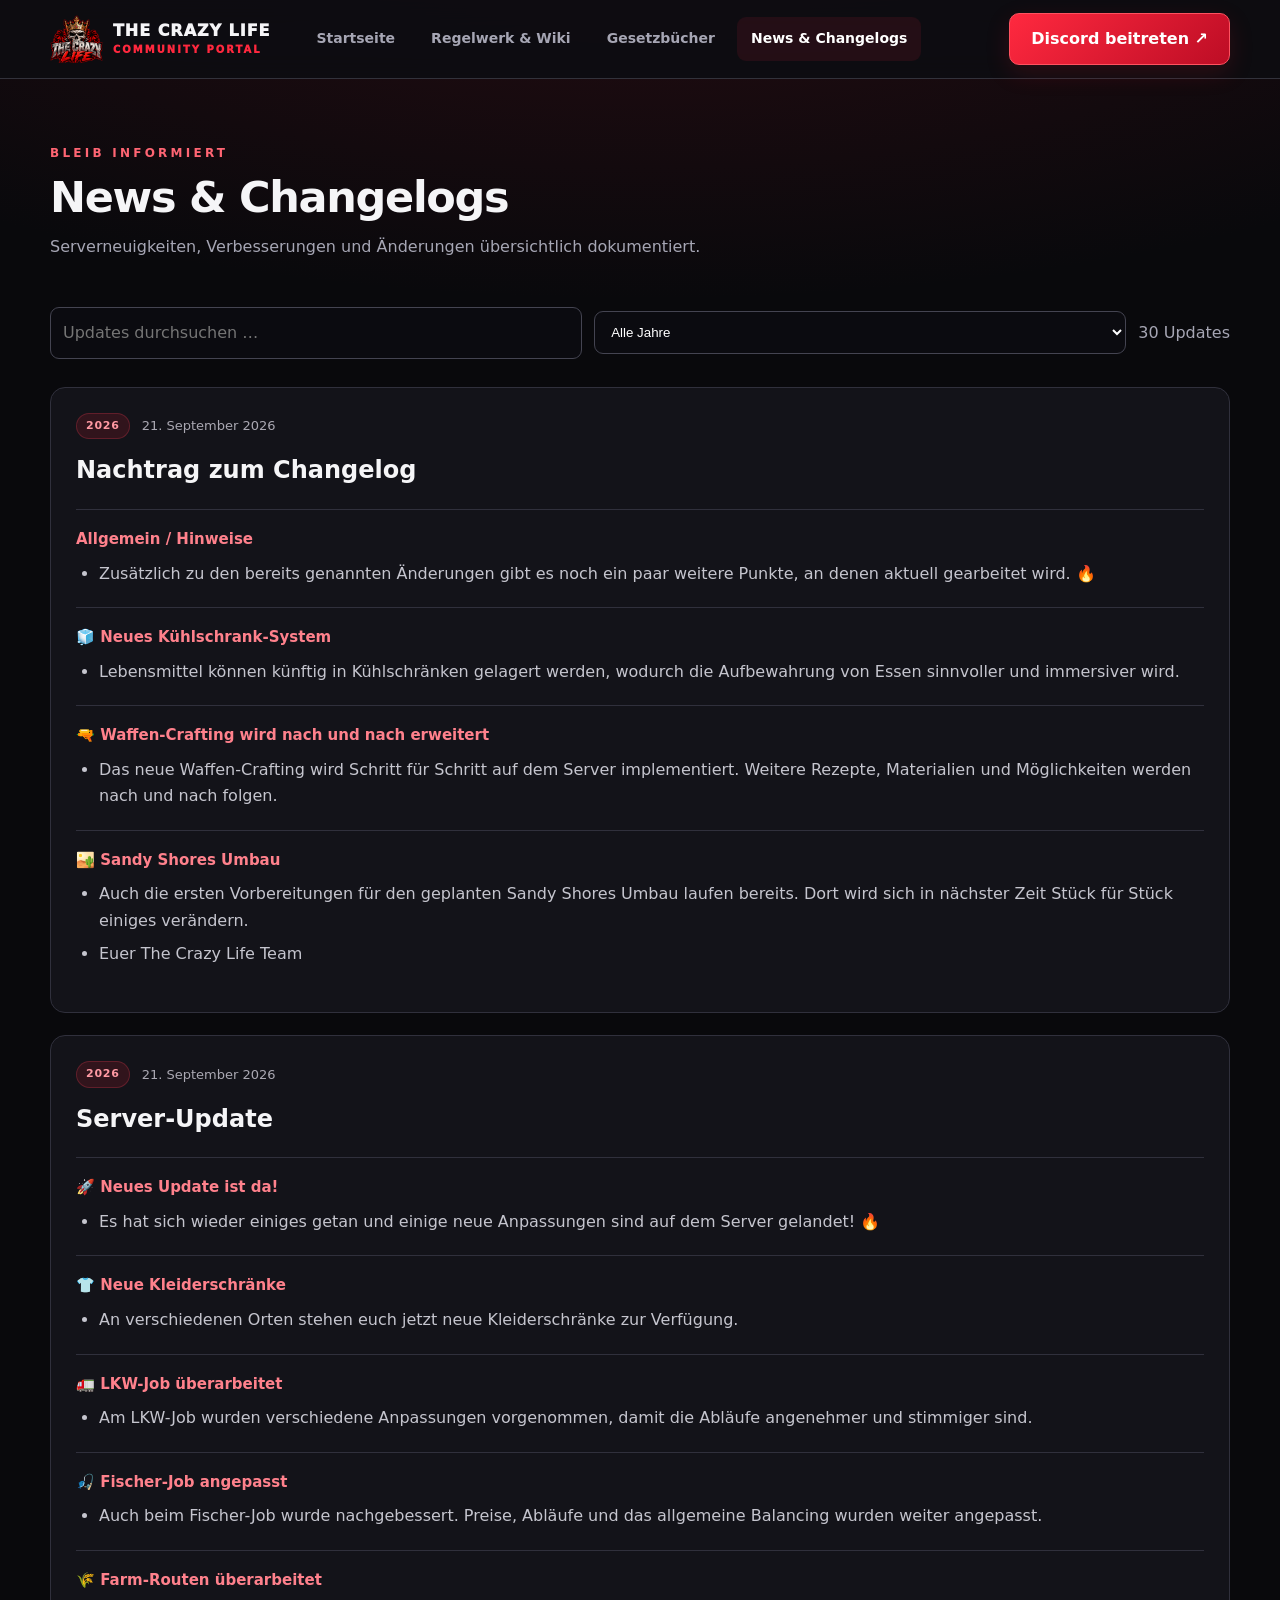
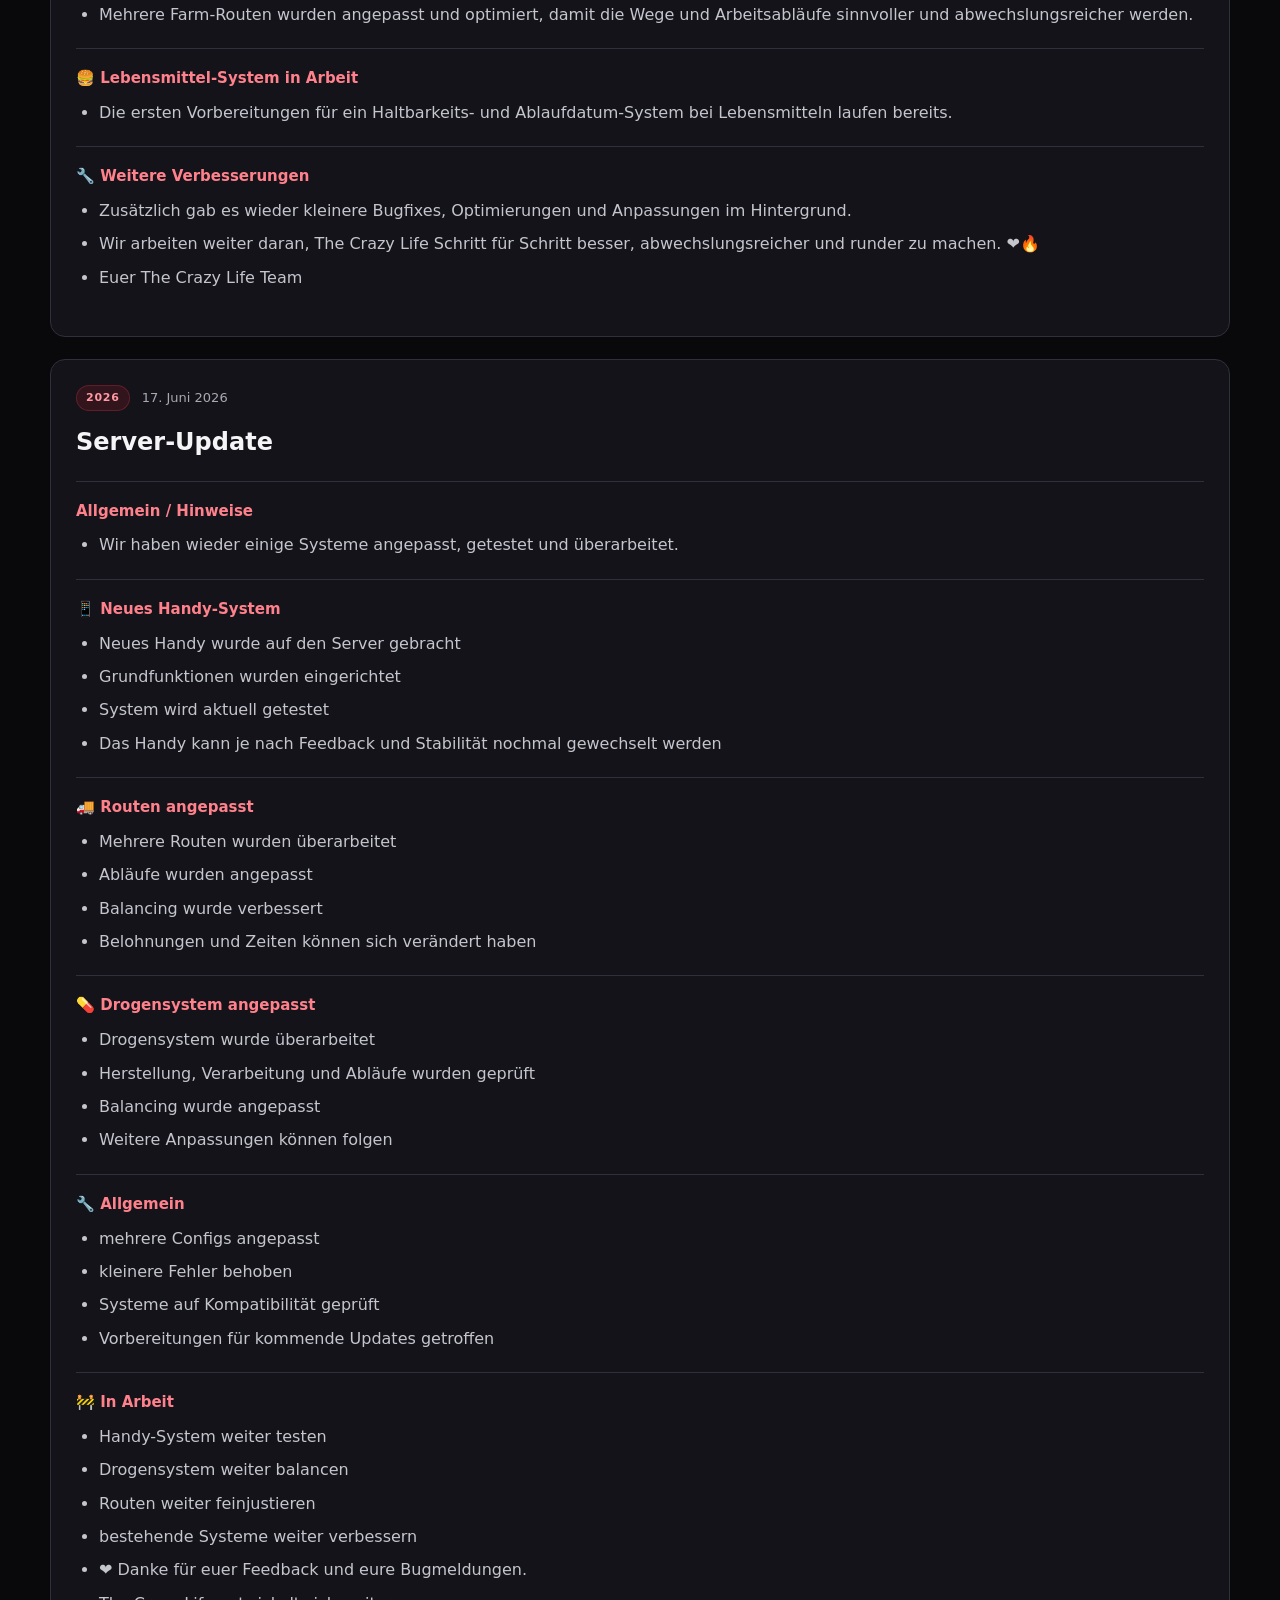
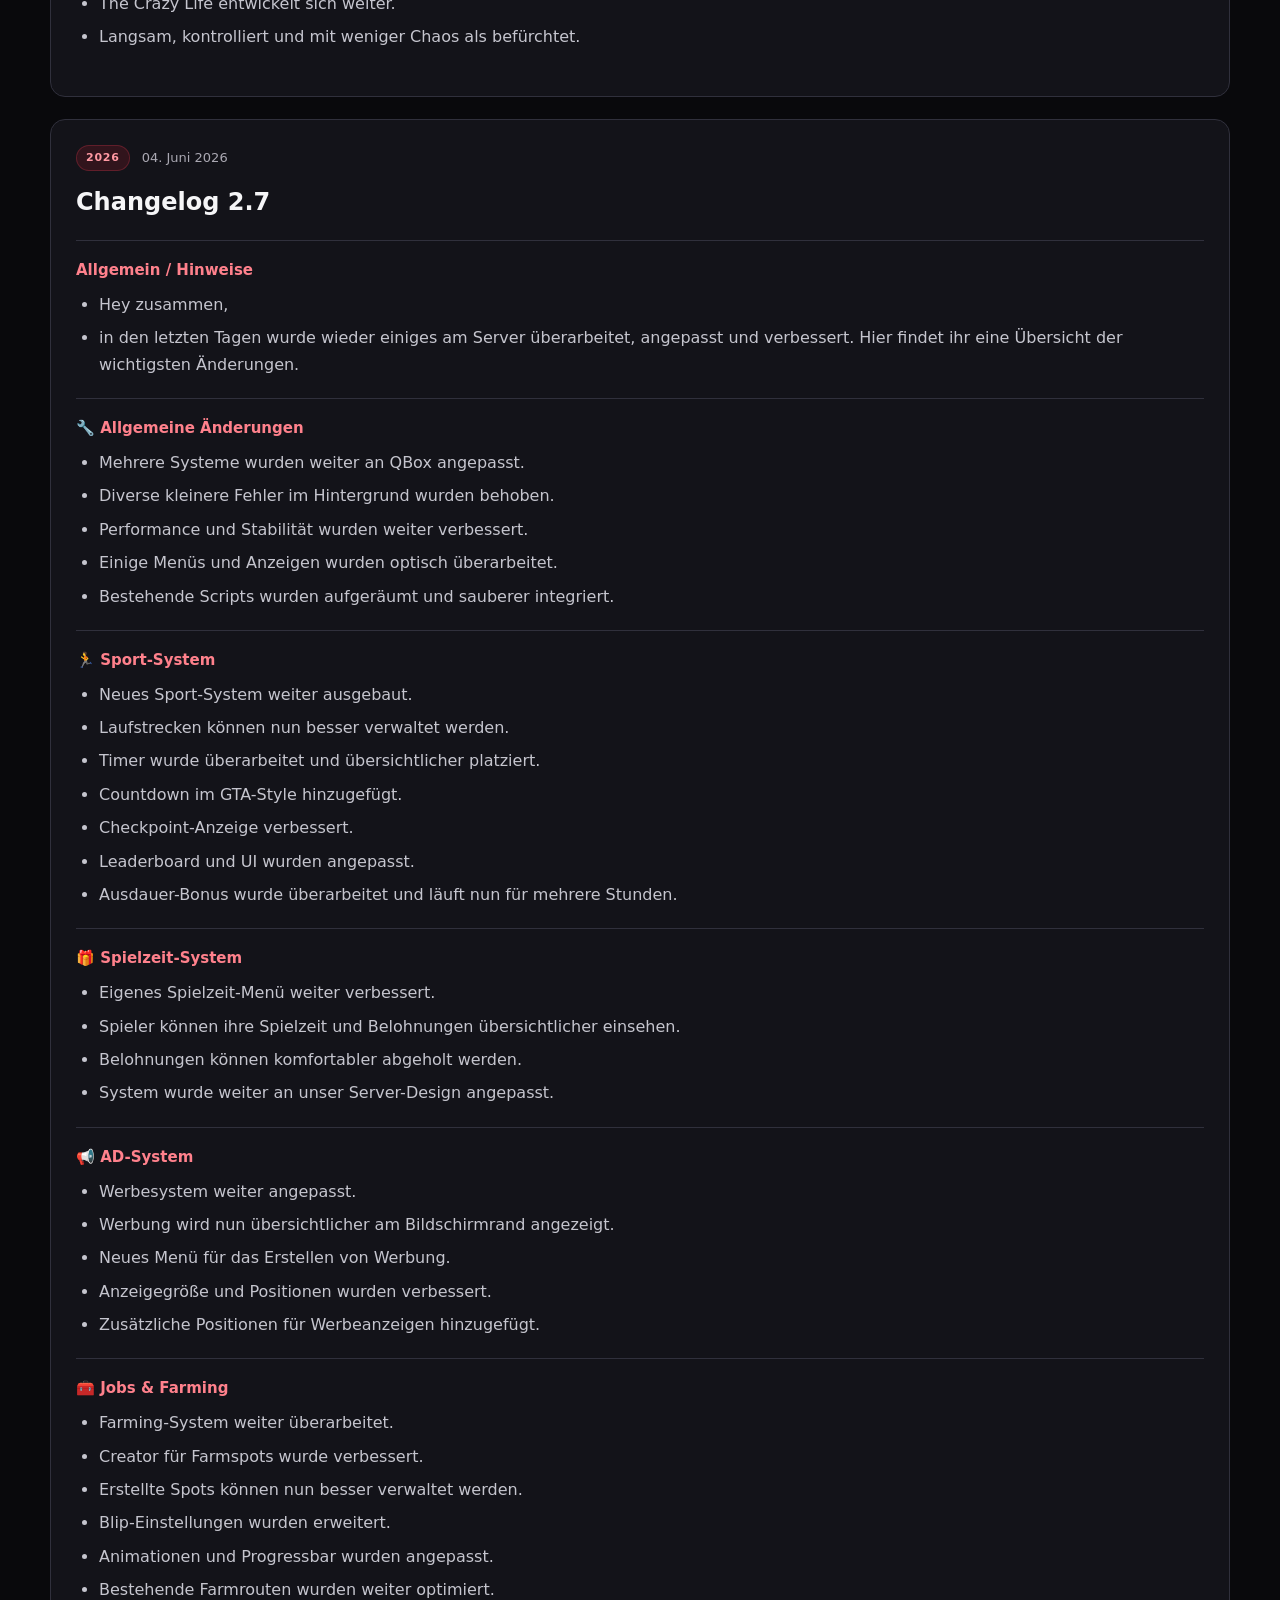
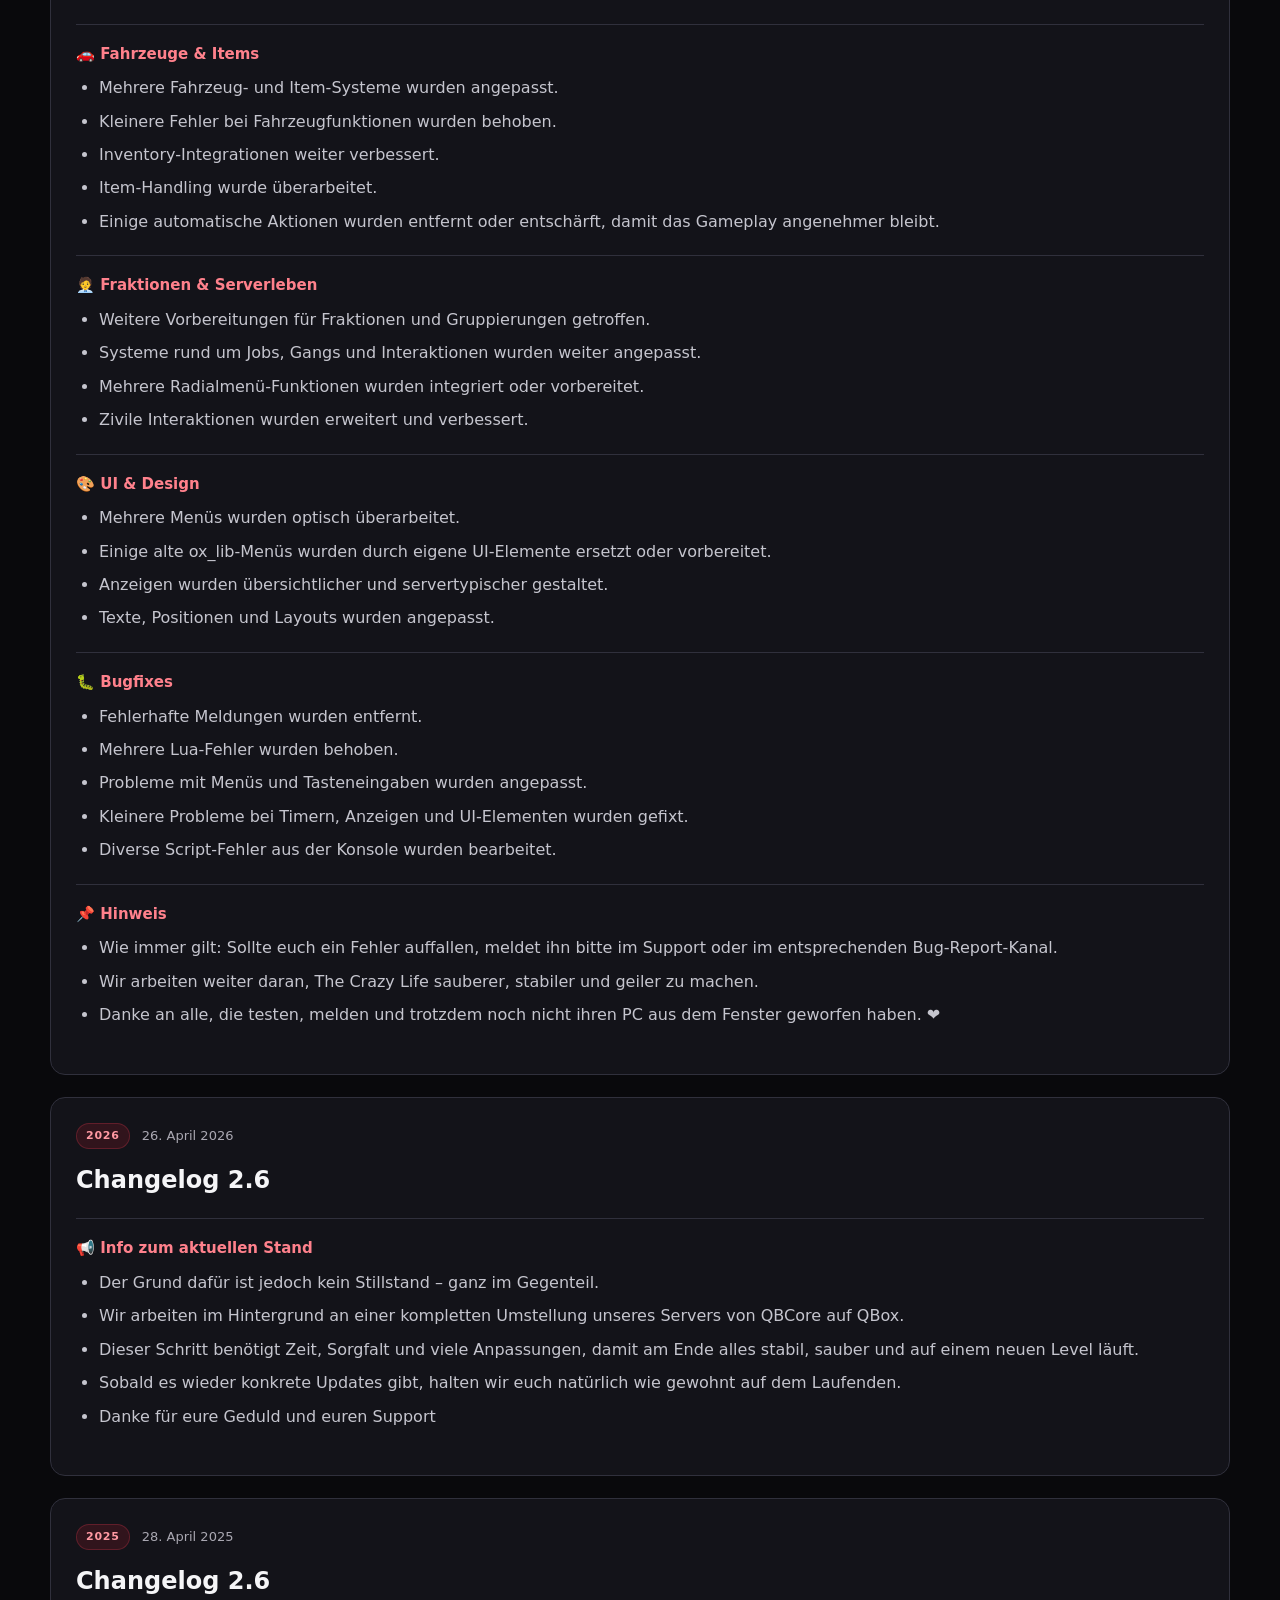
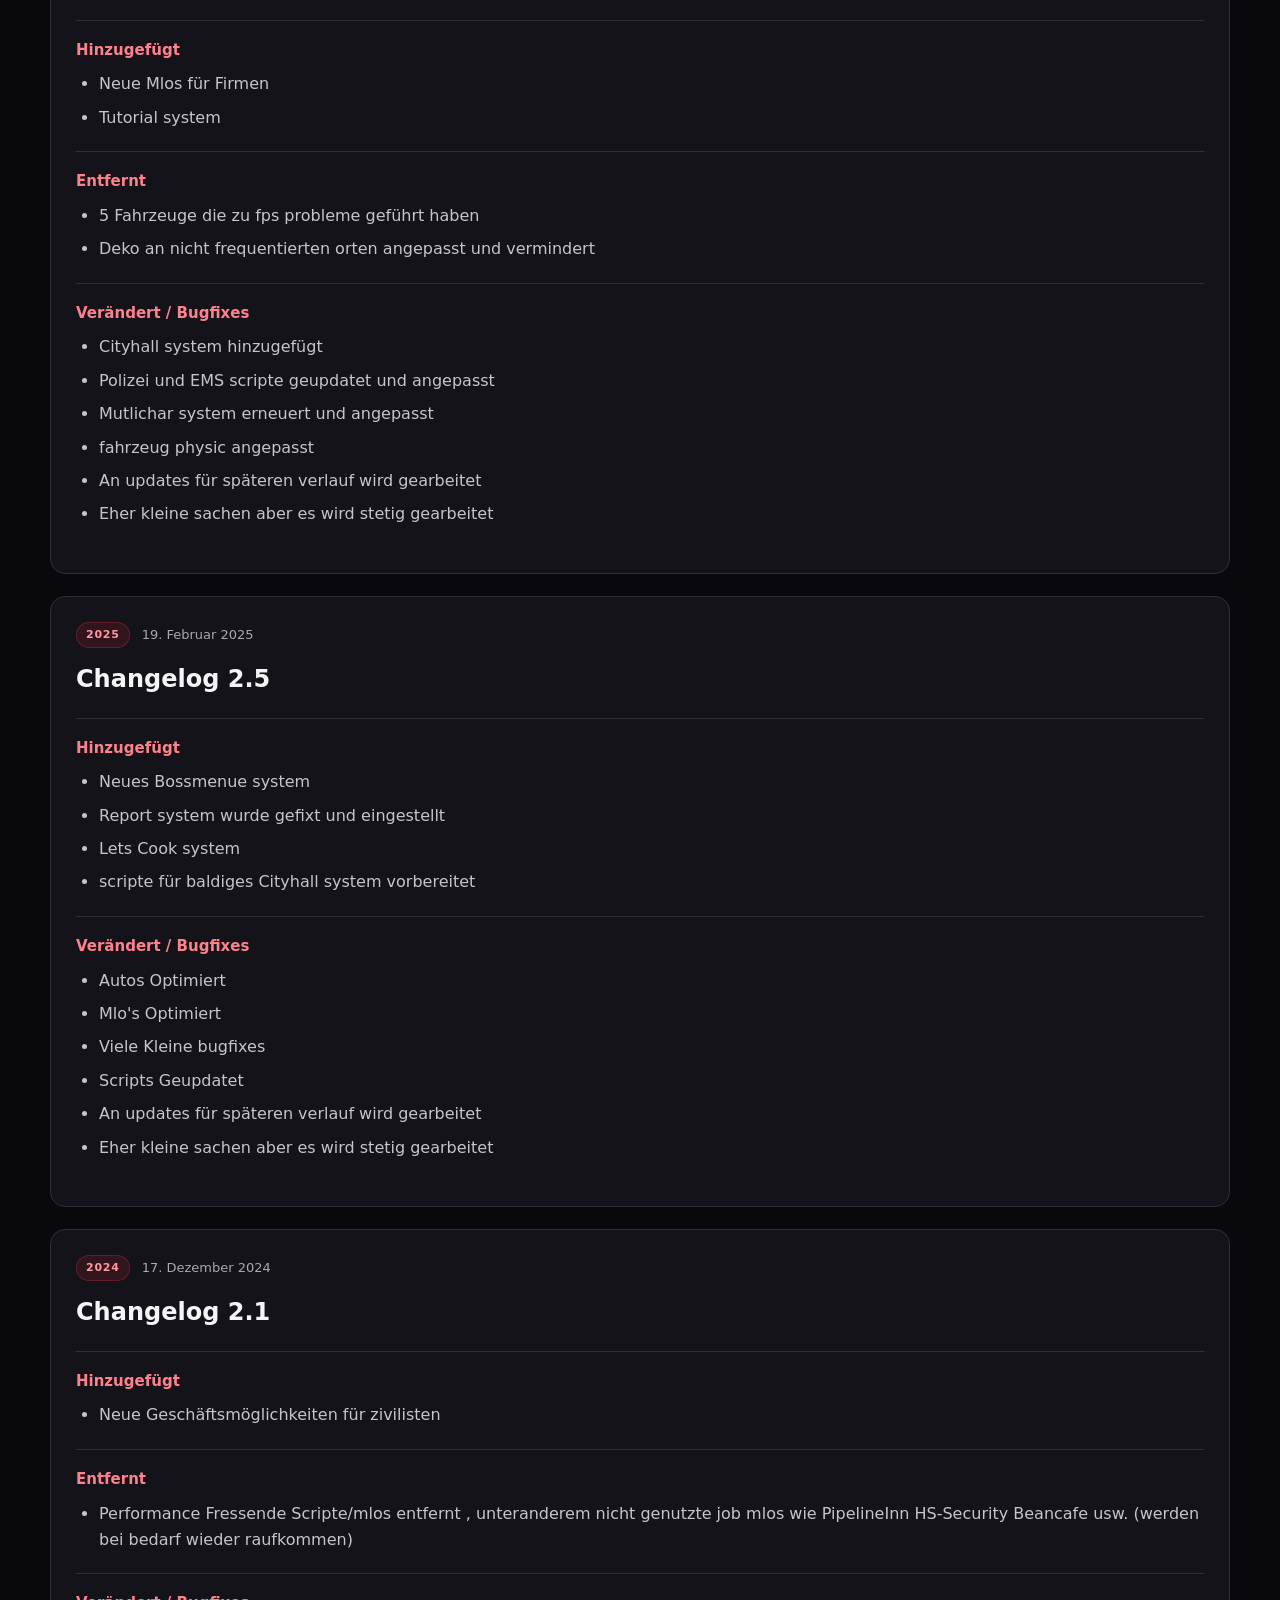
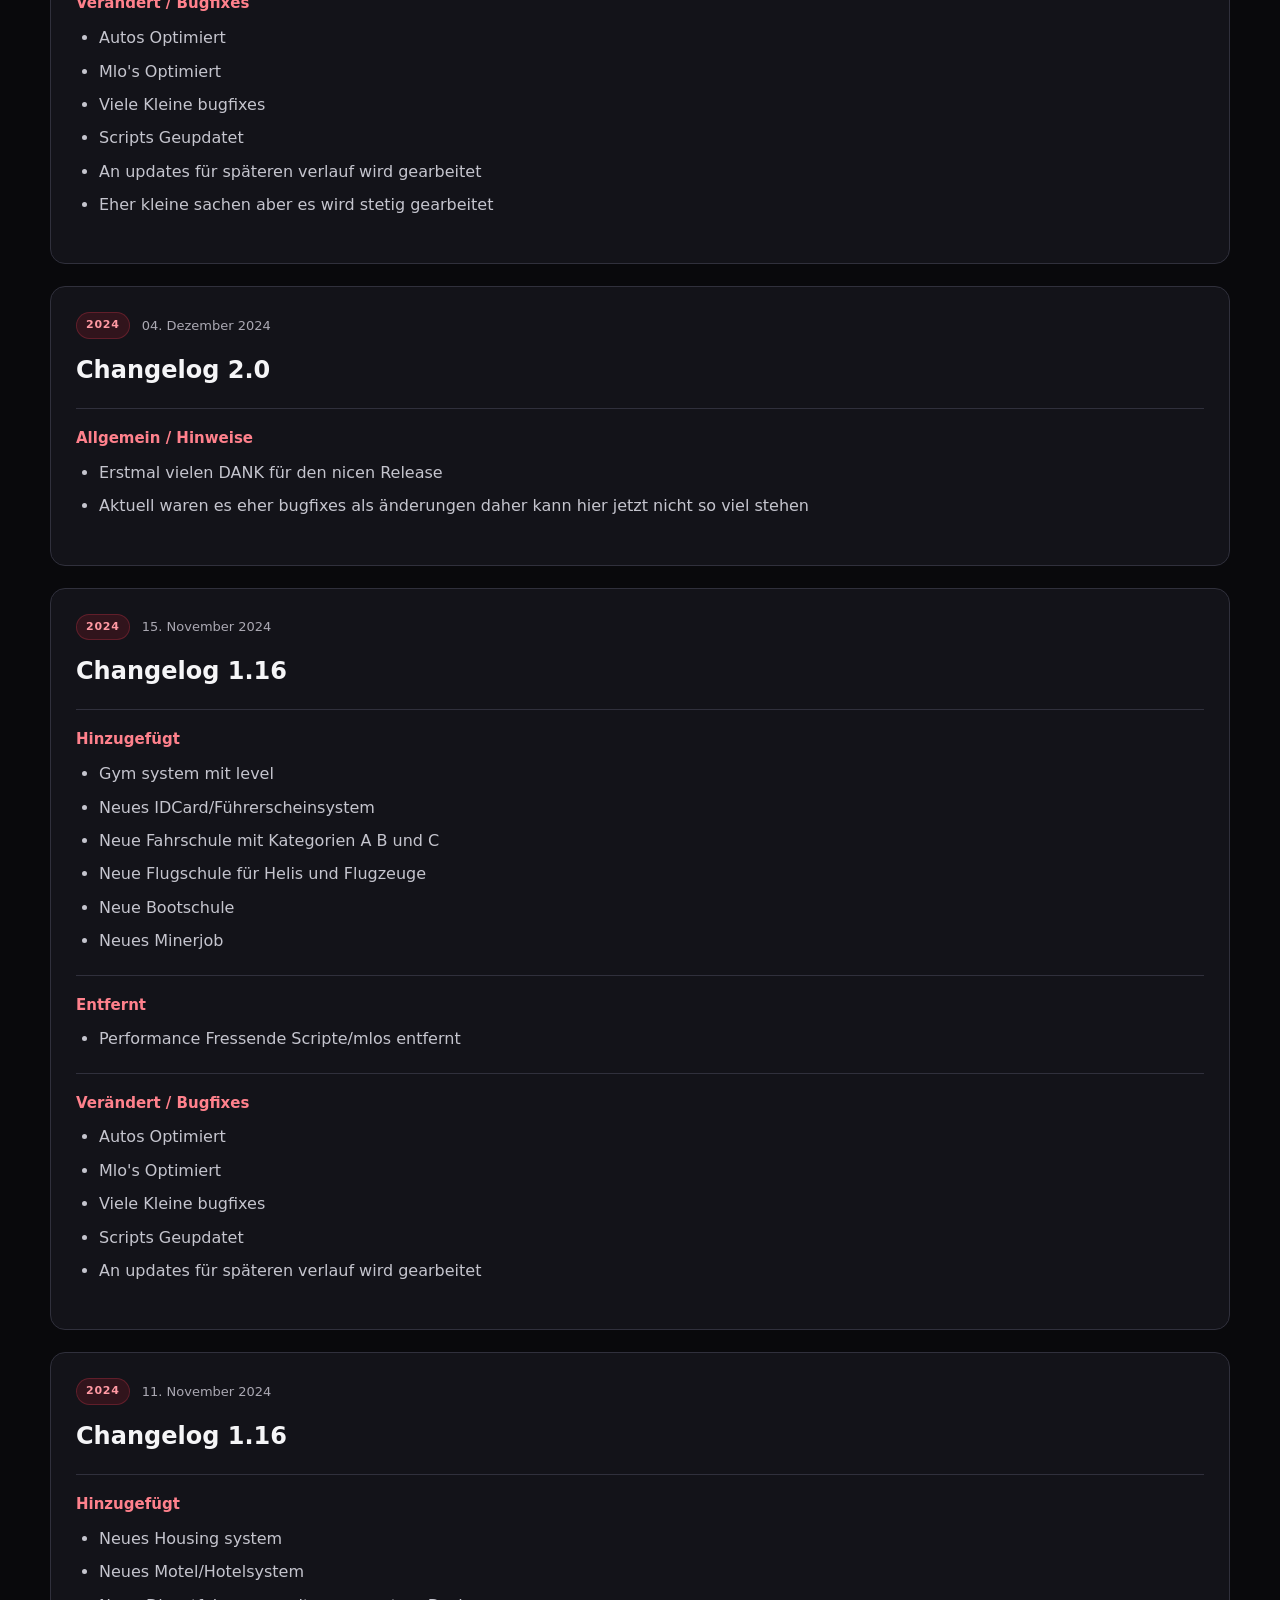
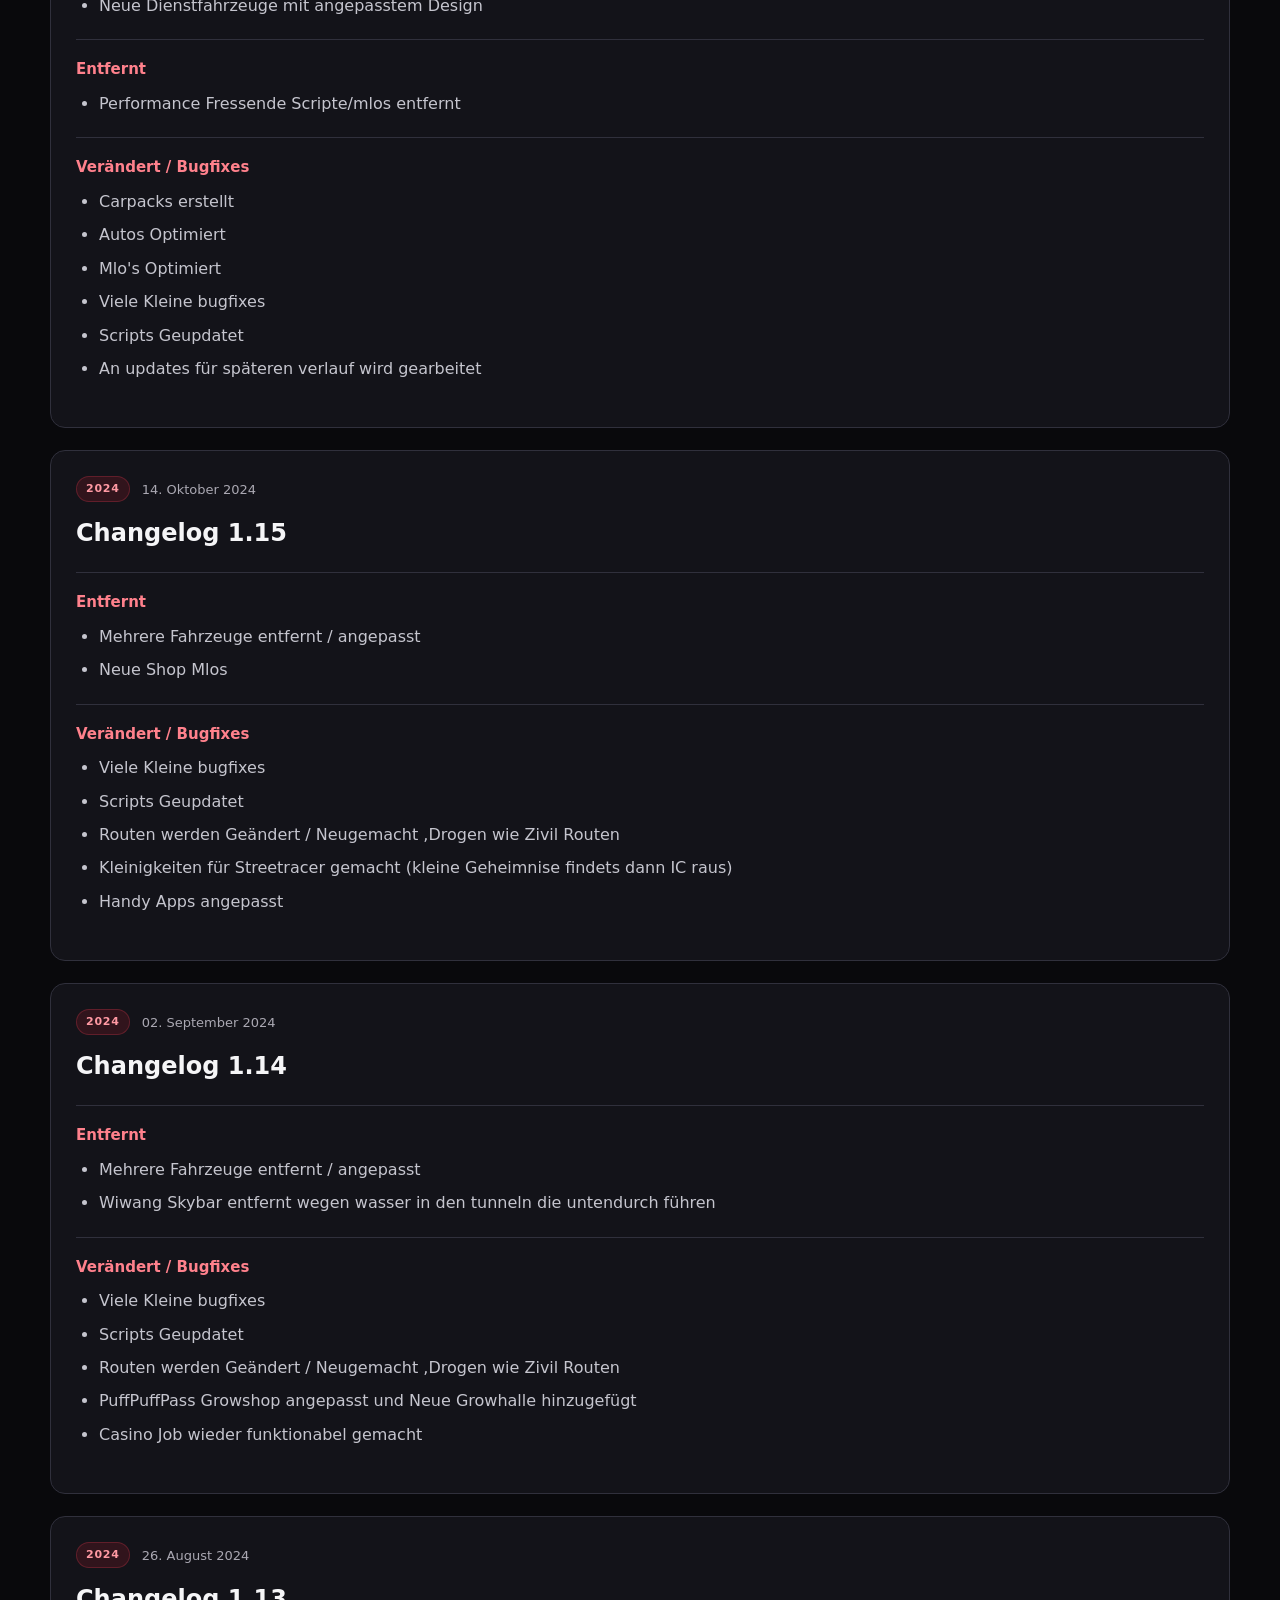
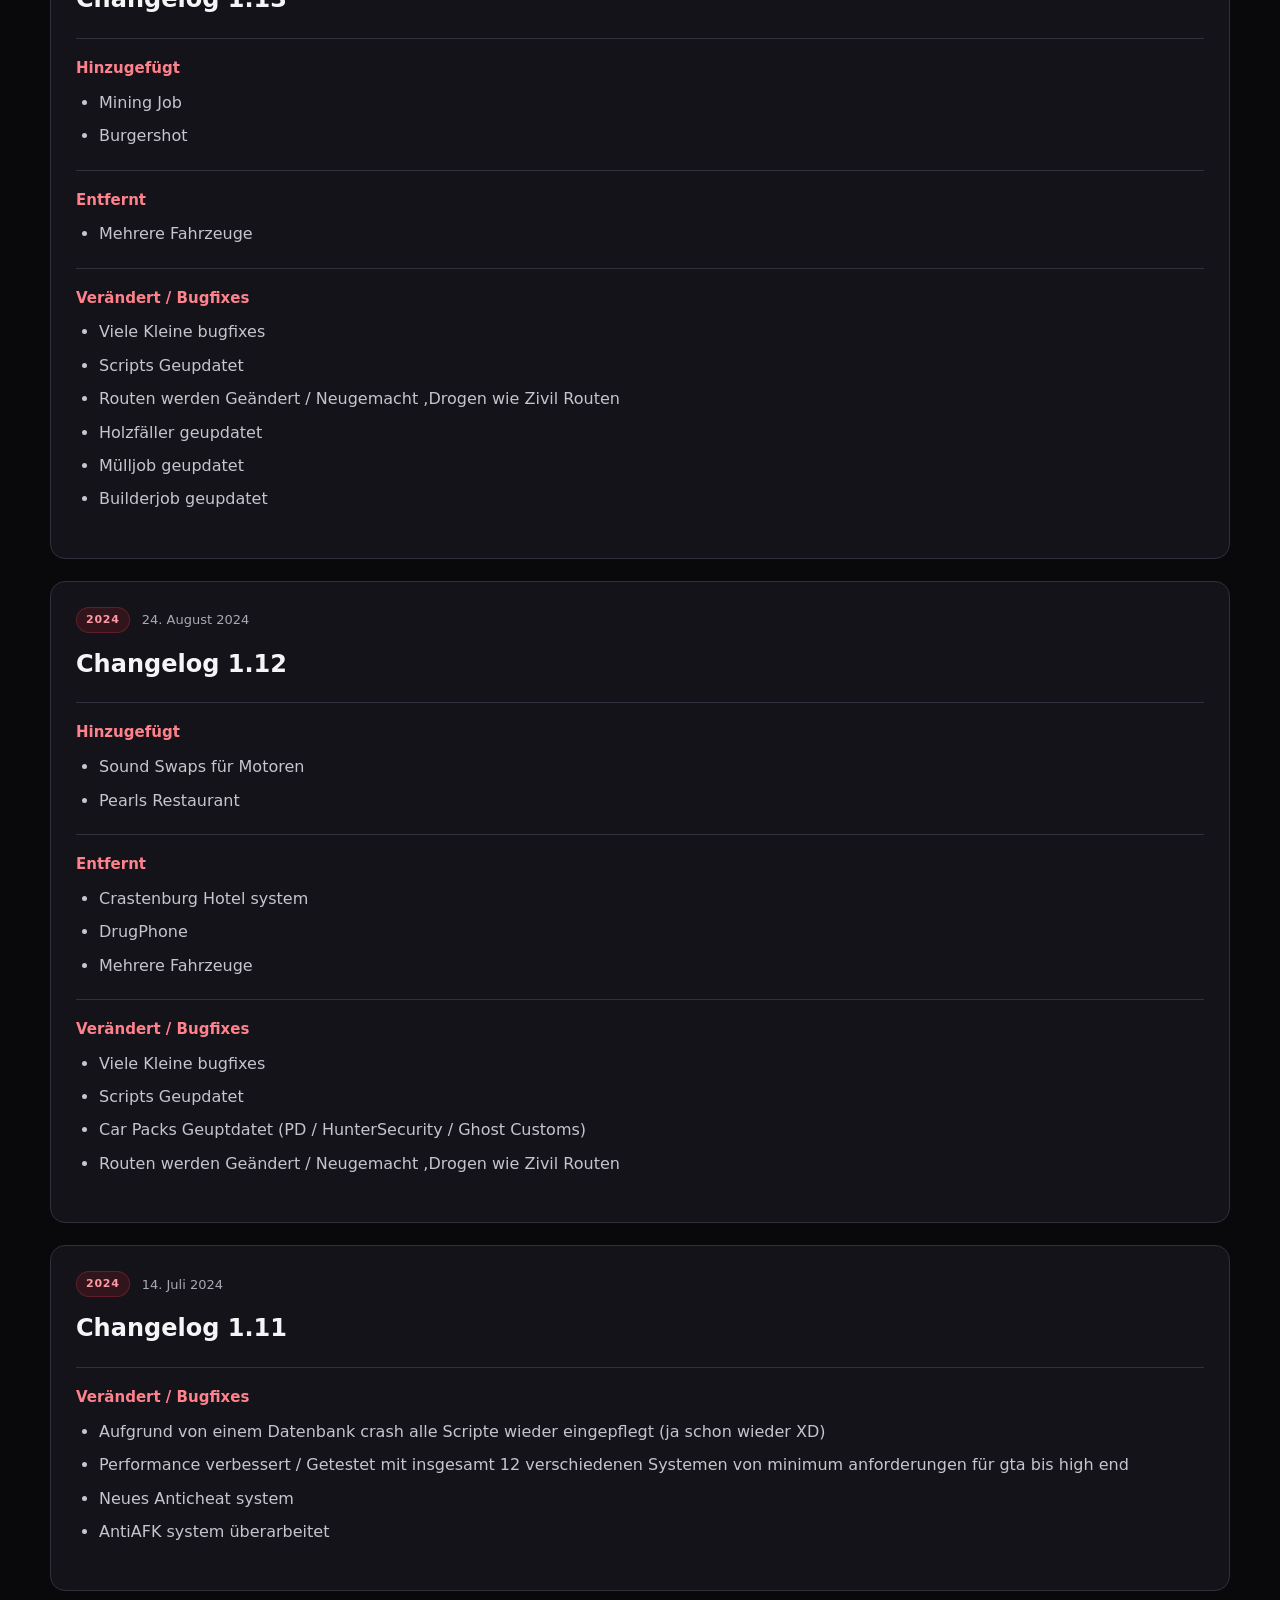
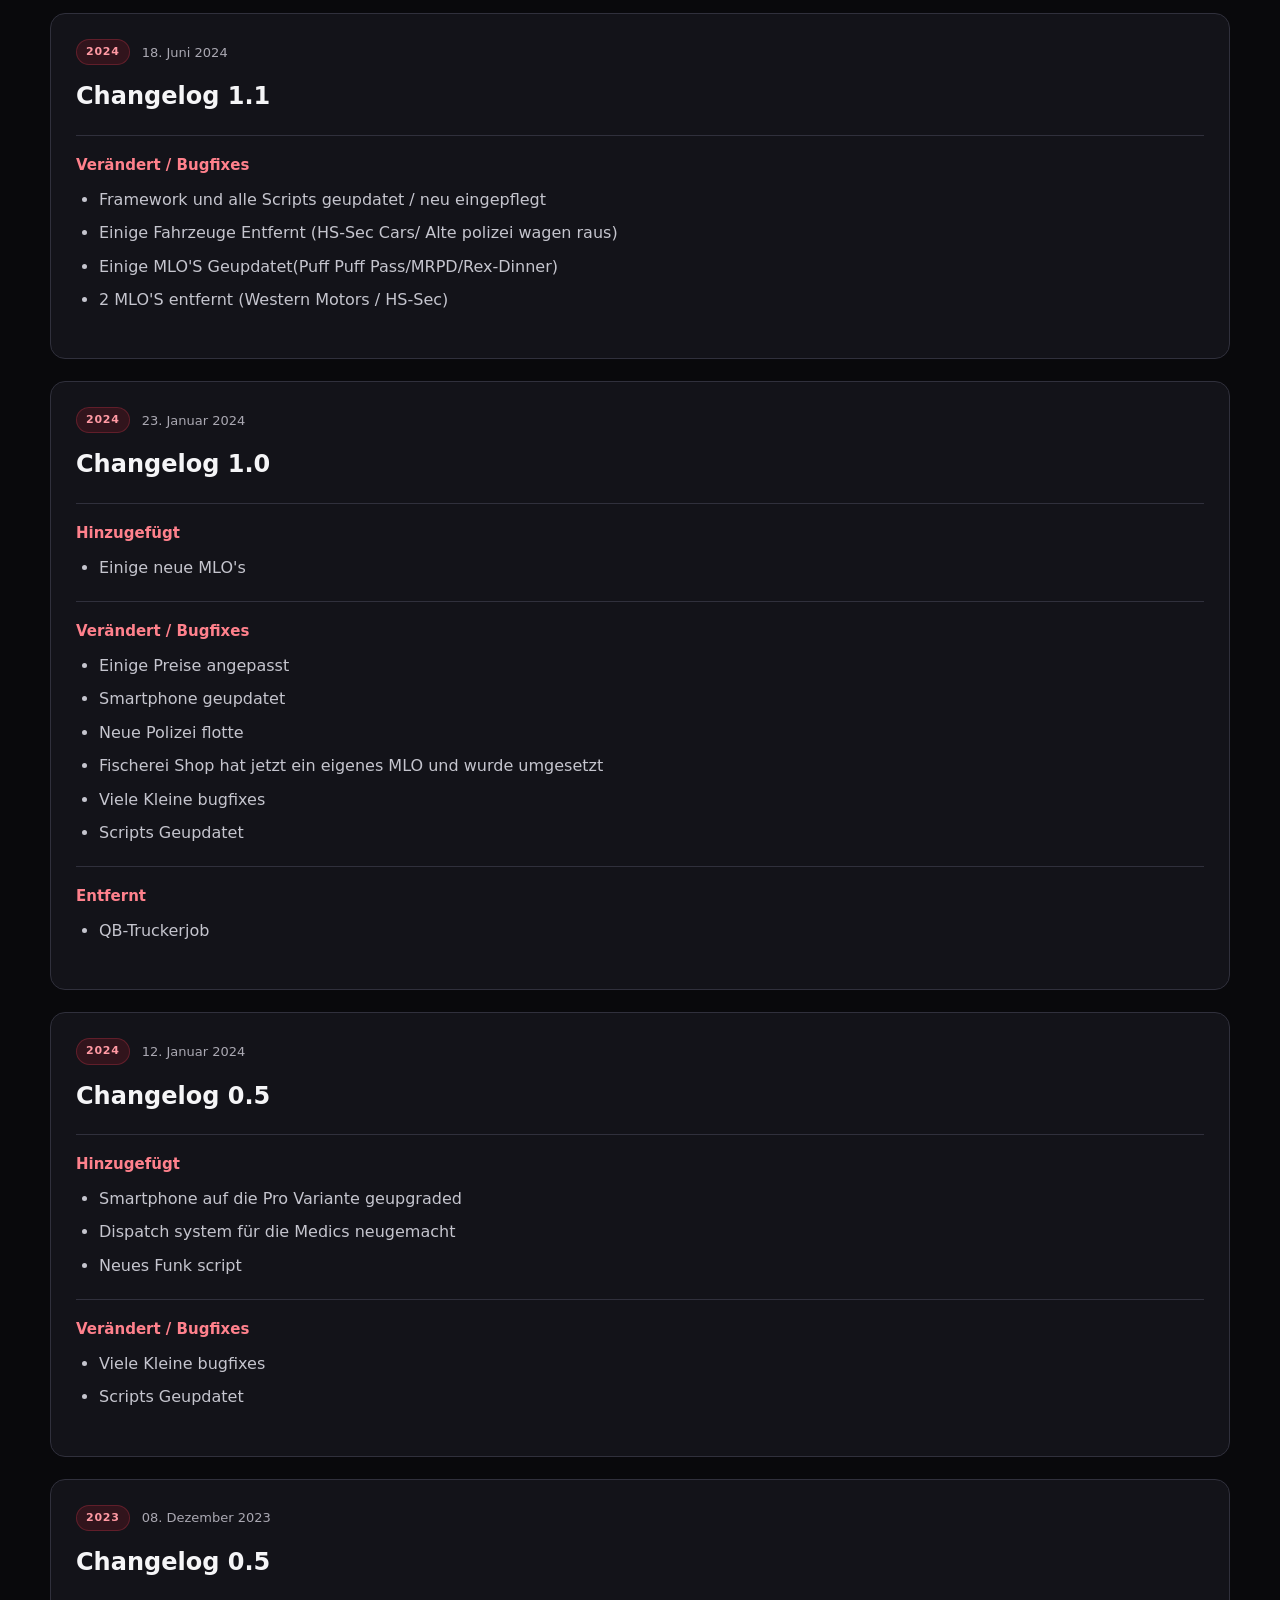
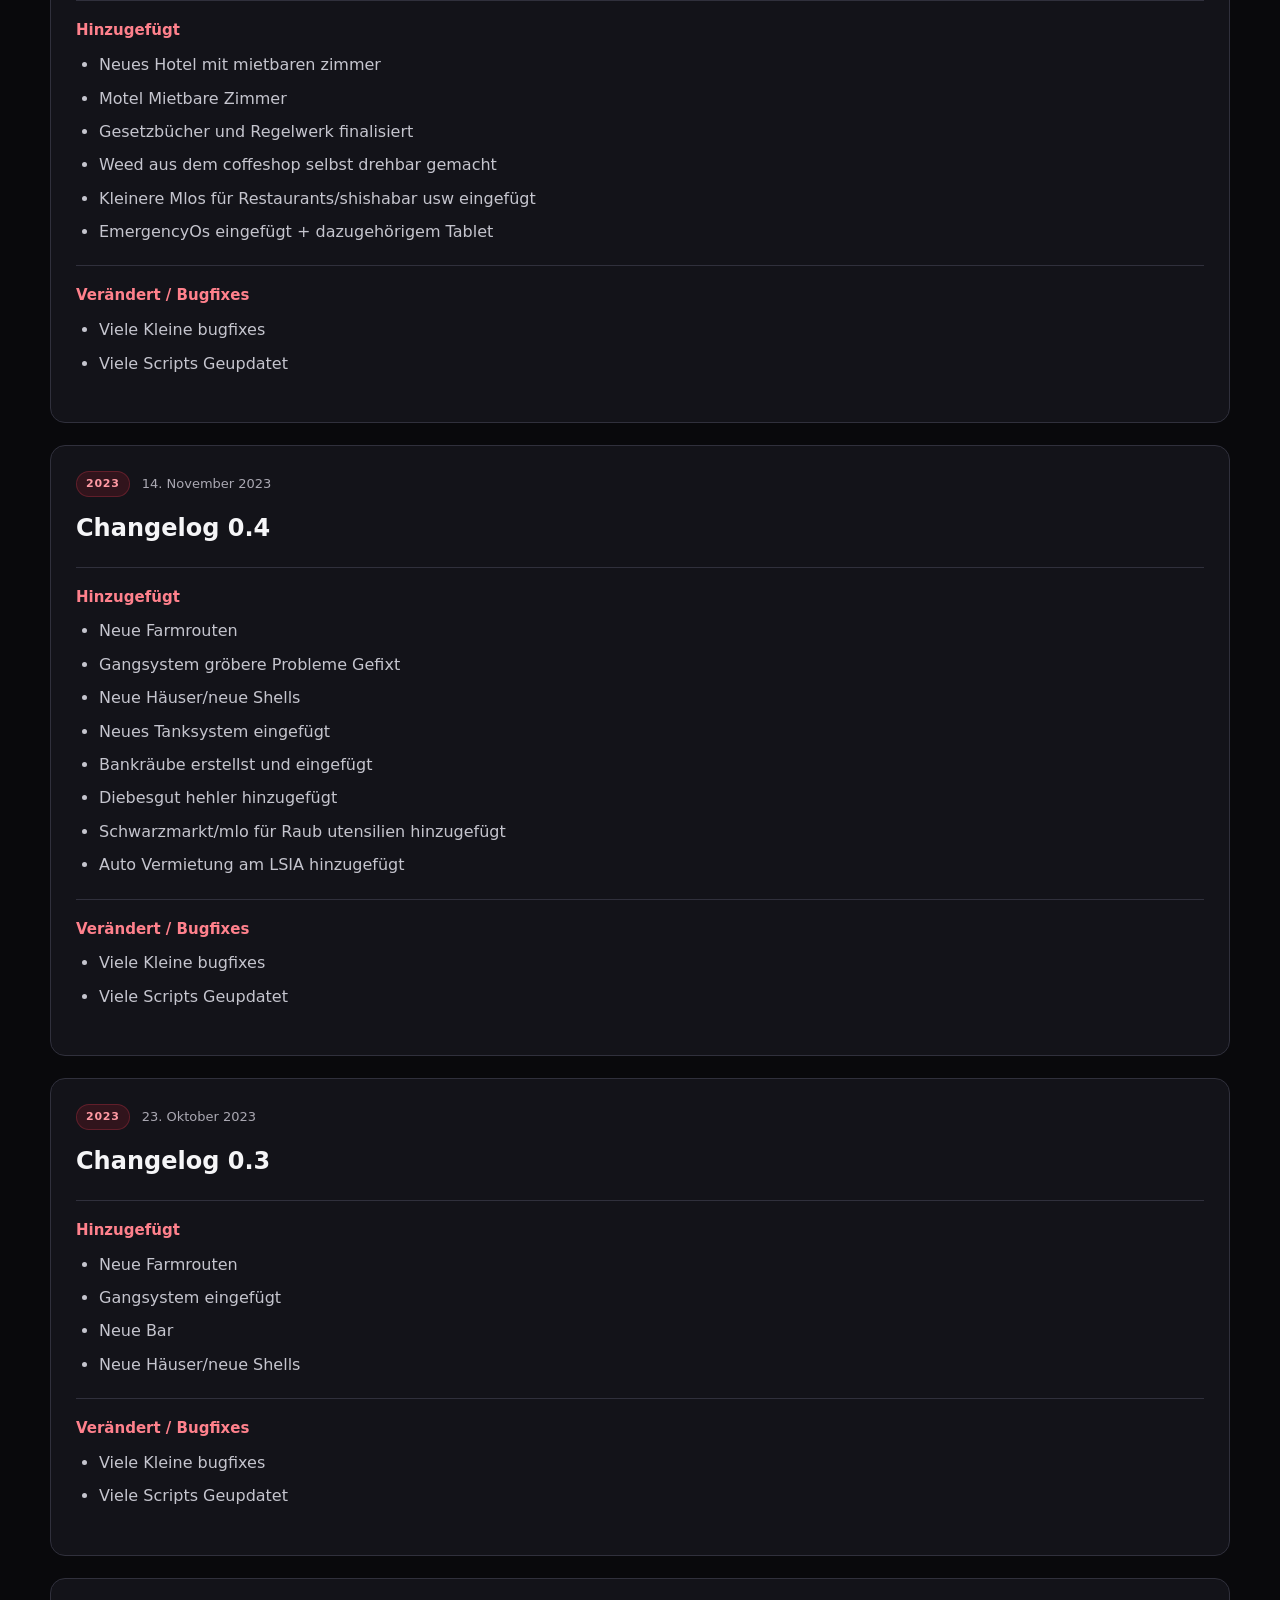
<file: news.html>
<!doctype html><html lang="de"><head><meta charset="utf-8"><meta name="viewport" content="width=device-width,initial-scale=1"><title>News & Changelogs | TCL</title><meta name="description" content="Neuigkeiten und Changelogs von The Crazy Life."><link rel="icon" href="assets/tcl-logo.png"><link rel="stylesheet" href="style.css?v=20261015-teamfix-3"></head><body><header class="topbar"><div class="container header-inner"><a class="brand" href="index.html"><img src="assets/tcl-logo.png" alt="TCL Logo"><span>THE CRAZY LIFE<small>COMMUNITY PORTAL</small></span></a><nav class="nav" id="nav" aria-label="Hauptnavigation"><a href="index.html">Startseite</a><a href="regelwerk.html">Regelwerk & Wiki</a><a href="gesetze.html">Gesetzbücher</a><a class="active" href="news.html">News & Changelogs</a></nav><a class="discord" href="https://discord.gg/RqWHQWPMZW" target="_blank" rel="noopener">Discord beitreten ↗</a><button id="menu-toggle" class="hamburger" aria-label="Menü öffnen" aria-expanded="false">☰</button></div></header><main class="container"><section class="page-head"><div class="eyebrow">Bleib informiert</div><h1>News & Changelogs</h1><p>Serverneuigkeiten, Verbesserungen und Änderungen übersichtlich dokumentiert.</p></section><div class="changelog-toolbar"><input class="search" id="news-search" type="search" placeholder="Updates durchsuchen …" aria-label="Changelogs durchsuchen"><select id="year-filter" class="search" aria-label="Jahr auswählen"><option value="">Alle Jahre</option></select><span id="news-count" class="muted"></span></div><section class="changelog-list" id="news-list"></section><section class="team-area" aria-labelledby="team-heading"><div class="container"><div class="team-head"><div><div class="eyebrow">Unsere Community</div><h2 id="team-heading">Das TCL-Team</h2><p>Die Team- und Helfer-Mitglieder unseres Discord-Servers auf einen Blick.</p></div><a class="team-join" href="https://discord.gg/RqWHQWPMZW" target="_blank" rel="noopener">Zum Discord ↗</a></div><div class="team-groups" id="discord-team-roster" aria-live="polite"></div></div></section></main><footer class="footer"><div class="container footer-inner"><span>© The Crazy Life · Community Portal</span><div class="footer-links"><a href="index.html">Startseite</a><a href="regelwerk.html">Regelwerk</a><a href="https://thecrazylifeserver.github.io/tcl-legal/privacy.html">Datenschutz</a></div></div></footer><script src="data.js"></script><script src="app.js"></script><script src="changelog-data.js"></script><script src="changelog.js"></script><script src="team.js?v=20261015-teamfix-3" defer></script></body></html>
</file>
<file: style.css>
:root{color-scheme:dark;--bg:#09090c;--panel:#131319;--panel2:#1a1a22;--edge:#30303c;--red:#ff283e;--txt:#f5f5f7;--muted:#a6a6b4}*{box-sizing:border-box}html{scroll-behavior:smooth}body{margin:0;background:radial-gradient(ellipse 85% 400px at 50% -100px,#64121e55,transparent),var(--bg);color:var(--txt);font:16px/1.65 Inter,system-ui,-apple-system,'Segoe UI',sans-serif}a{color:inherit;text-decoration:none}button,input{font:inherit}button{cursor:pointer}.container{width:min(1180px,calc(100% - 40px));margin:auto}.topbar{background:#0d0d12ee;backdrop-filter:blur(14px);border-bottom:1px solid #32323b;position:sticky;top:0;z-index:20}.header-inner{height:78px;display:flex;align-items:center;gap:32px}.brand{display:flex;gap:10px;align-items:center;font-weight:950;letter-spacing:.06em;line-height:1.05;min-width:215px}.brand img{width:53px;height:53px;object-fit:contain}.brand small{display:block;font-size:10px;color:var(--red);letter-spacing:.2em;margin-top:5px}.nav{display:flex;gap:8px;align-items:center;flex:1}.nav a{color:var(--muted);font-size:14px;font-weight:750;padding:10px 14px;border-radius:9px}.nav a:hover,.nav a.active{background:#ff283e18;color:#fff}.discord,.btn{background:linear-gradient(135deg,#ff293f,#bd0d25);color:white;border:1px solid #ff5260;border-radius:10px;padding:12px 21px;font-weight:800;display:inline-flex;align-items:center;justify-content:center;gap:9px;box-shadow:0 8px 25px #ec142725}.discord:hover,.btn:hover{filter:brightness(1.15)}.hamburger{display:none;background:none;color:white;border:1px solid var(--edge);border-radius:8px;padding:8px 12px}.hero{position:relative;min-height:550px;display:flex;align-items:center;overflow:hidden;border-bottom:1px solid var(--edge);background:linear-gradient(90deg,#0b0b10 24%,#100b10dd 57%,#21091088),radial-gradient(circle at 82% 44%,#c6092988,transparent 47%)}.hero:before{content:'';position:absolute;inset:0;opacity:.3;background:repeating-linear-gradient(130deg,transparent 0 70px,#ff273013 71px 72px)}.hero-inner{display:grid;grid-template-columns:1fr 430px;align-items:center;position:relative;gap:30px;padding:55px 0}.hero-logo{width:100%;max-height:430px;object-fit:contain;filter:drop-shadow(0 0 52px #de11274e)}.eyebrow{font-size:12px;text-transform:uppercase;letter-spacing:.27em;font-weight:900;color:#ff6573}.hero h1{font-size:clamp(44px,6vw,78px);line-height:1.02;margin:14px 0 20px;font-weight:950;letter-spacing:-.05em}.hero h1 span{color:var(--red)}.lead{font-size:18px;color:#c3c3ce;max-width:590px}.actions{display:flex;flex-wrap:wrap;gap:12px;margin-top:30px}.btn-secondary{background:#24242e;border-color:#454552;box-shadow:none}.section{padding:70px 0}.section-head{display:flex;justify-content:space-between;align-items:end;gap:20px;margin-bottom:24px}.section h2,.page-head h1{font-size:clamp(29px,3.8vw,43px);margin:9px 0 12px;line-height:1.15;letter-spacing:-.03em}.muted{color:var(--muted)}.section-head p{margin:0}.grid{display:grid;grid-template-columns:repeat(3,1fr);gap:18px}.card{background:linear-gradient(160deg,#1c1c24,#121218);border:1px solid var(--edge);border-radius:16px;padding:25px;transition:transform .2s,border-color .2s}.card:hover{transform:translateY(-3px);border-color:#bb263a}.card .symbol{font-size:30px;margin-bottom:15px}.card h3{font-size:20px;margin:0 0 10px}.card p{color:var(--muted);font-size:14px;margin:0 0 18px}.card .more{color:#ff6877;font-weight:800;font-size:14px}.alert{background:#251d17;border:1px solid #715535;color:#f8d5aa;padding:15px 19px;border-radius:12px;margin:25px 0;font-size:14px}.page-head{padding:65px 0 30px}.page-head p{max-width:720px;color:var(--muted);margin:0}.layout{display:grid;grid-template-columns:260px 1fr;gap:25px;padding-bottom:75px}.sidebar{align-self:start;position:sticky;top:102px;border:1px solid var(--edge);border-radius:14px;padding:18px;background:var(--panel)}.sidebar h3{font-size:12px;color:#ff6877;letter-spacing:.15em;margin:0 0 15px;text-transform:uppercase}.side-btn{width:100%;border:0;border-radius:9px;text-align:left;background:none;color:#b7b7c1;padding:11px 12px;margin-bottom:5px}.side-btn:hover,.side-btn.active{background:#b9162929;color:#fff}.content-panel{background:var(--panel);border:1px solid var(--edge);border-radius:16px;padding:35px;min-height:400px}.content-panel h2{font-size:31px;margin:4px 0 15px}.content-panel h3{margin-top:26px}.content-panel p,.content-panel li{color:#bcbcc7}.content-panel ul{padding-left:24px}.tag{font-size:11px;display:inline-block;color:#ff99a3;background:#e41b3225;border:1px solid #9c2d3b75;border-radius:20px;padding:3px 9px;font-weight:800;text-transform:uppercase;letter-spacing:.07em}.search{width:100%;background:#0b0b10;color:white;border:1px solid #444451;border-radius:9px;padding:12px;margin-bottom:18px;outline:none}.search:focus{border-color:var(--red)}.news-grid{display:grid;grid-template-columns:repeat(2,1fr);gap:20px;padding-bottom:80px}.news-card{background:var(--panel);border:1px solid var(--edge);border-radius:15px;padding:25px}.news-card h2{margin:15px 0 10px;font-size:24px}.news-card p{color:var(--muted)}.news-card time{color:#aaa8b2;font-size:13px}.footer{border-top:1px solid var(--edge);padding:32px 0;color:#91919e;font-size:13px}.footer-inner{display:flex;justify-content:space-between;gap:15px;flex-wrap:wrap}.footer a:hover{color:white}.footer-links{display:flex;gap:20px}.empty{padding:25px;color:var(--muted)}@media(max-width:820px){.header-inner{height:68px}.hamburger{display:block;margin-left:auto}.nav{display:none;position:absolute;top:68px;left:0;right:0;flex-direction:column;align-items:stretch;padding:12px 20px;background:#101016;border-bottom:1px solid var(--edge)}.nav.open{display:flex}.nav a{padding:12px}.header-inner>.discord{display:none}.hero-inner{grid-template-columns:1fr;padding:50px 0 35px}.hero-logo{grid-row:1;height:225px}.hero{min-height:0}.grid{grid-template-columns:1fr}.layout{grid-template-columns:1fr}.sidebar{position:static}.news-grid{grid-template-columns:1fr}.content-panel{padding:23px}.section{padding:50px 0}.section-head{align-items:start;flex-direction:column}}@media(prefers-reduced-motion:reduce){*,*:before,*:after{scroll-behavior:auto!important;transition:none!important}}

.law-tabs{display:flex;gap:10px;flex-wrap:wrap;margin:24px 0}.law-tab{border:1px solid #4e252a;background:#19191d;color:#eee;padding:12px 16px;border-radius:10px;cursor:pointer;font:inherit}.law-tab.selected,.law-tab:hover{background:#b51220;border-color:#e83c48;color:white}.rule-body p{white-space:pre-wrap;line-height:1.75;overflow-wrap:anywhere;margin:0 0 12px}

.changelog-toolbar{display:flex;flex-wrap:wrap;gap:12px;align-items:center;margin:16px 0 28px}.changelog-toolbar .search{width:auto;flex:1;min-width:200px;margin-bottom:0}.changelog-toolbar select{flex:0 0 170px;min-width:140px}.changelog-list{display:grid;grid-template-columns:1fr;gap:22px;padding-bottom:80px}.update-card{scroll-margin-top:110px}.update-meta{display:flex;align-items:center;gap:12px}.update-card h2{margin:12px 0 18px}.change-section{padding:13px 0;border-top:1px solid var(--edge)}.change-section h3{font-size:15px;color:#ff818c;margin:4px 0 9px}.change-items{padding-left:23px;margin:0}.change-items li{color:#c5c5ce;margin:7px 0;line-height:1.65}.news-card .more{font-weight:750;color:#ff7b87}.news-card time{display:inline-block}.update-card p{line-height:1.6}@media(max-width:560px){.changelog-toolbar select{flex:1}.update-card{padding:19px}}

/* TCL Gesetzbuch-Navigation V2 */
.law-tabs{display:grid;grid-template-columns:repeat(4,minmax(0,1fr));gap:14px;margin:16px 0 28px;align-items:stretch}
.law-tabs .law-tab{appearance:none;-webkit-appearance:none;min-width:0;display:grid;grid-template-columns:36px minmax(0,1fr);grid-template-rows:auto auto;align-items:center;column-gap:12px;row-gap:3px;text-align:left;padding:18px 16px;border:1px solid #38333c;border-radius:15px;background:linear-gradient(145deg,#1c1b24 0%,#101016 100%);color:#eae8ec;box-shadow:0 8px 24px #0003;cursor:pointer;transition:border-color .18s,background .18s,box-shadow .18s,transform .18s;font-family:inherit;font-size:inherit;line-height:1.35}
.law-tabs .law-tab:hover{background:linear-gradient(145deg,#2a1c26,#18131b);border-color:#aa3445;transform:translateY(-2px)}
.law-tabs .law-tab.selected{background:linear-gradient(145deg,#481824,#20131c);border-color:#ff4058;box-shadow:inset 0 0 0 1px #fd37533d,0 8px 26px #e31b3526;color:white}
.law-tabs .law-tab:focus-visible{outline:3px solid #ff6175;outline-offset:3px}
.law-tab-icon{grid-row:1/3;display:grid;place-items:center;width:36px;height:38px;background:#ff31431a;border:1px solid #ff31433a;border-radius:10px;color:#ff7482;font-size:21px}
.law-tab.selected .law-tab-icon{background:#ef29402b;border-color:#fc5770a1}
.law-tab-label{font-size:13px;font-weight:850;overflow-wrap:anywhere;letter-spacing:-.01em}
.law-tab-count{font-size:11px;font-weight:650;color:#a9a5b0}
.law-tab.selected .law-tab-count{color:#ff9baa}
@media(max-width:990px){.law-tabs{grid-template-columns:repeat(2,minmax(0,1fr))}}
@media(max-width:510px){.law-tabs{gap:9px}.law-tabs .law-tab{padding:12px 10px;grid-template-columns:28px minmax(0,1fr);column-gap:9px;border-radius:12px}.law-tab-icon{width:28px;height:32px;font-size:16px}.law-tab-label{font-size:12px}.law-tab-count{font-size:10px}}

/* TCL Discord-Team im Forum-Stil */
.team-area{border-top:1px solid #4e202a;background:radial-gradient(ellipse at 50% 0,#57132055,transparent 55%),#0e0d13;padding:52px 0 65px}
.team-head{display:flex;align-items:center;justify-content:space-between;gap:20px;margin-bottom:23px;flex-wrap:wrap}
.team-head h2{font-size:clamp(28px,3vw,40px);line-height:1.15;margin:6px 0 8px}
.team-head p{color:var(--muted);margin:0}
.team-join{font-size:13px;font-weight:800;color:#ff8b99;border:1px solid #652632;background:#341620;padding:10px 14px;border-radius:9px}
.team-join:hover{background:#4b1b27;color:#fff}
.team-groups{display:grid;grid-template-columns:repeat(2,minmax(0,1fr));gap:18px}
.team-group{border:1px solid #33313c;background:linear-gradient(165deg,#1b1922,#121116);border-radius:16px;padding:19px}
.team-group-title{display:flex;align-items:center;justify-content:space-between;gap:10px;margin:0 0 17px;font-size:14px;font-weight:900;letter-spacing:.08em;text-transform:uppercase}
.team-group-title .team-count{background:#5c2230;color:#ffb8c1;font-size:12px;border:1px solid #984250;padding:2px 9px;border-radius:20px;letter-spacing:0}
.team-people{display:grid;grid-template-columns:repeat(2,minmax(0,1fr));gap:11px}
.team-person{min-width:0;border:1px solid #35313d;border-radius:11px;display:flex;align-items:center;gap:11px;padding:11px;background:#101016}
.team-person img,.team-fallback{width:42px;height:42px;border-radius:50%;flex-shrink:0;object-fit:cover;border:2px solid #a63b50;background:#30202b}
.team-fallback{display:grid;place-items:center;font-weight:900;color:#ffa0b0}
.team-person-name{font-size:13px;font-weight:850;color:#f8f5f8;overflow-wrap:anywhere;line-height:1.3}
.team-person-role{font-size:11px;color:#c78e99;margin-top:2px}
.team-empty{font-size:13px;color:#9e98a5;margin:0}
@media(max-width:830px){.team-groups{grid-template-columns:1fr}}
@media(max-width:520px){.team-people{grid-template-columns:1fr}.team-area{padding:37px 0 48px}}

/* TCL Teamränge: einzelne Ranggruppen, responsiv */
.team-groups{grid-template-columns:repeat(2,minmax(0,1fr));align-items:start}
.team-rank-group:first-child{border-color:#97743b;background:linear-gradient(160deg,#2a211e,#141117)}
.team-rank-group:first-child .team-group-title{color:#f4ca7b}
.team-rank-group .team-people{display:grid;grid-template-columns:repeat(2,minmax(0,1fr));gap:10px}
@media(max-width:1100px){.team-rank-group .team-people{grid-template-columns:1fr}}
@media(max-width:830px){.team-groups{grid-template-columns:1fr}}
</file>
